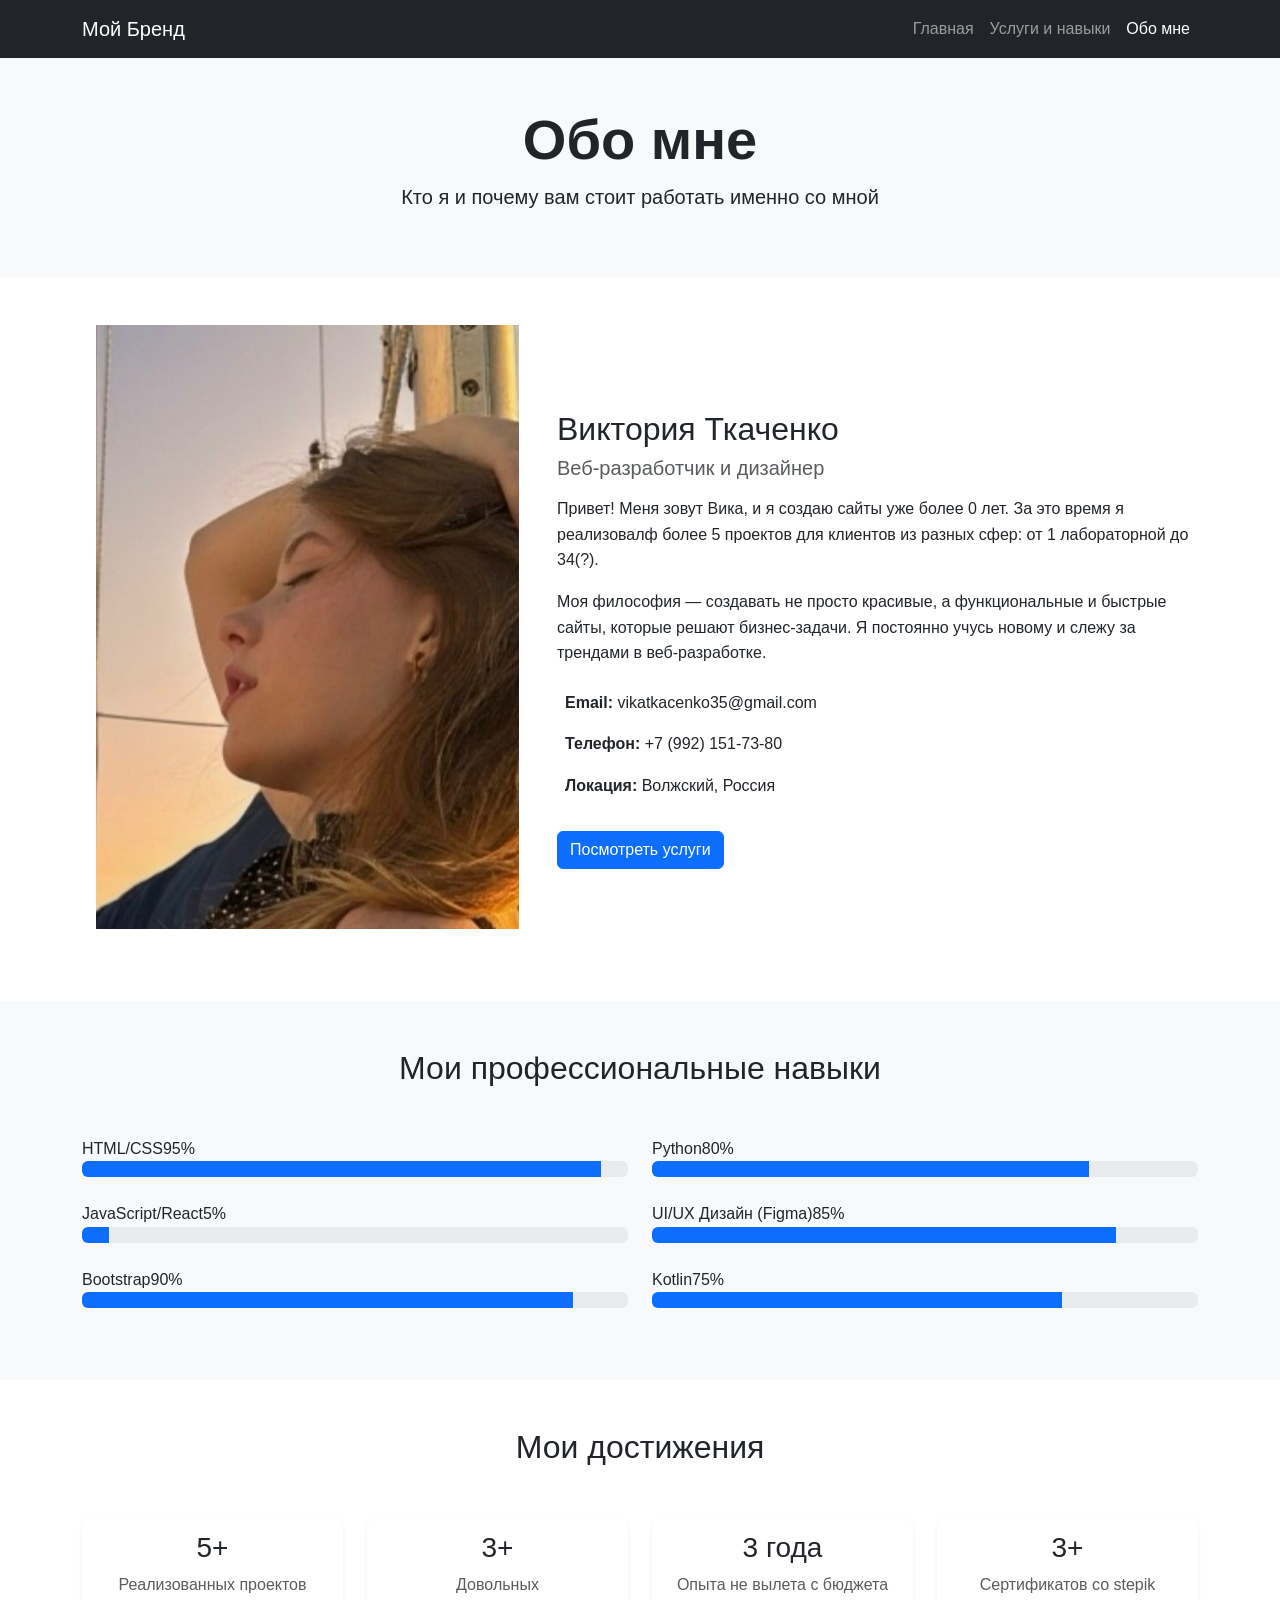
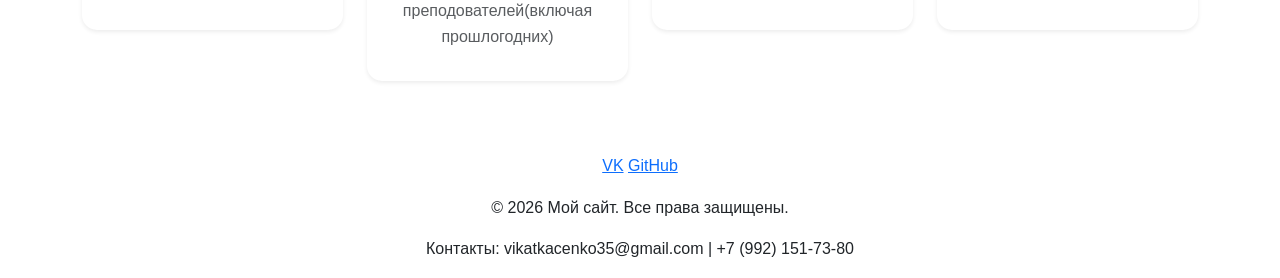
<file: about.html>
<!DOCTYPE html>
<html lang="ru-RU">
<head>
    <meta charset="UTF-8">
    <meta name="viewport" content="width=device-width, initial-scale=1.0">
    <title>Обо мне | Мой сайт</title>
    <link href="https://cdn.jsdelivr.net/npm/bootstrap@5.3.0-alpha1/dist/css/bootstrap.min.css" rel="stylesheet">
    <link rel="stylesheet" href="style.css">
</head>
<body>

<!-- Навигация -->
<nav class="navbar navbar-expand-lg navbar-dark bg-dark">
    <div class="container">
        <a class="navbar-brand" href="index.html">Мой Бренд</a>
        <button class="navbar-toggler" type="button" data-bs-toggle="collapse" data-bs-target="#navbarNav">
            <span class="navbar-toggler-icon"></span>
        </button>
        <div class="collapse navbar-collapse" id="navbarNav">
            <ul class="navbar-nav ms-auto">
                <li class="nav-item">
                    <a class="nav-link" href="index.html">Главная</a>
                </li>
                <li class="nav-item">
                    <a class="nav-link" href="catalog.html">Услуги и навыки</a>
                </li>
                <li class="nav-item">
                    <a class="nav-link active" href="about.html">Обо мне</a>
                </li>
            </ul>
        </div>
    </div>
</nav>

<!-- Hero секция -->
<section class="bg-light text-center py-5">
    <div class="container">
        <h1 class="display-4 fw-bold">Обо мне</h1>
        <p class="lead">Кто я и почему вам стоит работать именно со мной</p>
    </div>
</section>

<!-- Основная информация -->
<section class="container my-5">
    <div class="row align-items-center">
        <div class="col-md-5 text-center mb-4">
            <img src="img/photo.jpg" alt="Моё фото" class="profile-img">
        </div>
        <div class="col-md-7">
            <h2>Виктория Ткаченко</h2>
            <h5 class="text-muted mb-3">Веб-разработчик и дизайнер</h5>
            <p>Привет! Меня зовут Вика, и я создаю сайты уже более 0 лет. За это время я реализовалф более 5 проектов для клиентов из разных сфер: от 1 лабораторной до 34(?).</p>
            <p>Моя философия — создавать не просто красивые, а функциональные и быстрые сайты, которые решают бизнес-задачи. Я постоянно учусь новому и слежу за трендами в веб-разработке.</p>
            <div class="mt-4">
                <div class="mb-3">
                    <strong><i class="fas fa-envelope me-2"></i>Email:</strong> vikatkacenko35@gmail.com
                </div>
                <div class="mb-3">
                    <strong><i class="fas fa-phone me-2"></i>Телефон:</strong> +7 (992) 151-73-80
                </div>
                <div class="mb-3">
                    <strong><i class="fas fa-map-marker-alt me-2"></i>Локация:</strong> Волжский, Россия
                </div>
            </div>
            <a href="catalog.html" class="btn btn-primary mt-3">Посмотреть услуги</a>
        </div>
    </div>
</section>

<!-- Мои навыки -->
<section class="bg-light py-5">
    <div class="container">
        <h2 class="text-center mb-5">Мои профессиональные навыки</h2>
        <div class="row">
            <div class="col-md-6">
                <div class="mb-4">
                    <label>HTML/CSS <span class="float-end">95%</span></label>
                    <div class="progress skill-progress">
                        <div class="progress-bar bg-primary" style="width: 95%"></div>
                    </div>
                </div>
                <div class="mb-4">
                    <label>JavaScript/React <span class="float-end">5%</span></label>
                    <div class="progress skill-progress">
                        <div class="progress-bar bg-primary" style="width: 5%"></div>
                    </div>
                </div>
                <div class="mb-4">
                    <label>Bootstrap <span class="float-end">90%</span></label>
                    <div class="progress skill-progress">
                        <div class="progress-bar bg-primary" style="width: 90%"></div>
                    </div>
                </div>
            </div>
            <div class="col-md-6">
                <div class="mb-4">
                    <label>Python <span class="float-end">80%</span></label>
                    <div class="progress skill-progress">
                        <div class="progress-bar bg-primary" style="width: 80%"></div>
                    </div>
                </div>
                <div class="mb-4">
                    <label>UI/UX Дизайн (Figma) <span class="float-end">85%</span></label>
                    <div class="progress skill-progress">
                        <div class="progress-bar bg-primary" style="width: 85%"></div>
                    </div>
                </div>
                <div class="mb-4">
                    <label>Kotlin <span class="float-end">75%</span></label>
                    <div class="progress skill-progress">
                        <div class="progress-bar bg-primary" style="width: 75%"></div>
                    </div>
                </div>
            </div>
        </div>
    </div>
</section>

<!-- Достижения -->
<section class="container my-5">
    <h2 class="text-center mb-5">Мои достижения</h2>
    <div class="row">
        <div class="col-md-3 col-6 mb-4">
            <div class="card achievement-card text-center border-0 shadow-sm">
                <div class="card-body">
                    <i class="fas fa-code fa-3x text-primary mb-3"></i>
                    <h3>5+</h3>
                    <p class="text-muted">Реализованных проектов</p>
                </div>
            </div>
        </div>
        <div class="col-md-3 col-6 mb-4">
            <div class="card achievement-card text-center border-0 shadow-sm">
                <div class="card-body">
                    <i class="fas fa-users fa-3x text-primary mb-3"></i>
                    <h3>3+</h3>
                    <p class="text-muted">Довольных преподователей(включая прошлогодних)</p>
                </div>
            </div>
        </div>
        <div class="col-md-3 col-6 mb-4">
            <div class="card achievement-card text-center border-0 shadow-sm">
                <div class="card-body">
                    <i class="fas fa-trophy fa-3x text-primary mb-3"></i>
                    <h3>3 года</h3>
                    <p class="text-muted">Опыта не вылета с бюджета</p>
                </div>
            </div>
        </div>
        <div class="col-md-3 col-6 mb-4">
            <div class="card achievement-card text-center border-0 shadow-sm">
                <div class="card-body">
                    <i class="fas fa-certificate fa-3x text-primary mb-3"></i>
                    <h3>3+</h3>
                    <p class="text-muted">Сертификатов со stepik</p>
                </div>
            </div>
        </div>
    </div>
</section>

<!-- Футер -->
<footer>
    <div class="container text-center">
        <div class="social-links mb-3">
            <a href="https://vk.com/vika_ssssyka_666">VK<i class="fab fa-vk"></i></a>
            <a href="https://github.com/vikatkacenko35-maker">GitHub<i class="fab fa-github"></i></a>
        </div>
        <p>&copy; 2026 Мой сайт. Все права защищены.</p>
        <p>Контакты: vikatkacenko35@gmail.com | +7 (992) 151-73-80</p>
    </div>
</footer>


<script src="https://cdn.jsdelivr.net/npm/bootstrap@5.3.0-alpha1/dist/js/bootstrap.bundle.min.js"></script>
</body>
</html>
</file>
<file: style.css>
* {
    margin: 0;
    padding: 0;
    box-sizing: border-box;
}
body {
    font-family: 'Segoe UI', Tahoma, Geneva, Verdana, sans-serif;
    line-height: 1.6;
}
.hero {
    background: linear-gradient(135deg, var(--primary-color) 0%, var(--secondary-color) 100%);
    padding: 100px 0;
    position: relative;
    overflow: hidden;
}
.card {
    transition: var(--transition);
    border: none;
    border-radius: 15px;
    overflow: hidden;
}

.card:hover {
    transform: translateY(-10px);
    box-shadow: 0 15px 40px rgba(0,0,0,0.15) !important;
}

.card-img-top {
    transition: var(--transition);
}

.card:hover .card-img-top {
    transform: scale(1.05);
}
</file>
